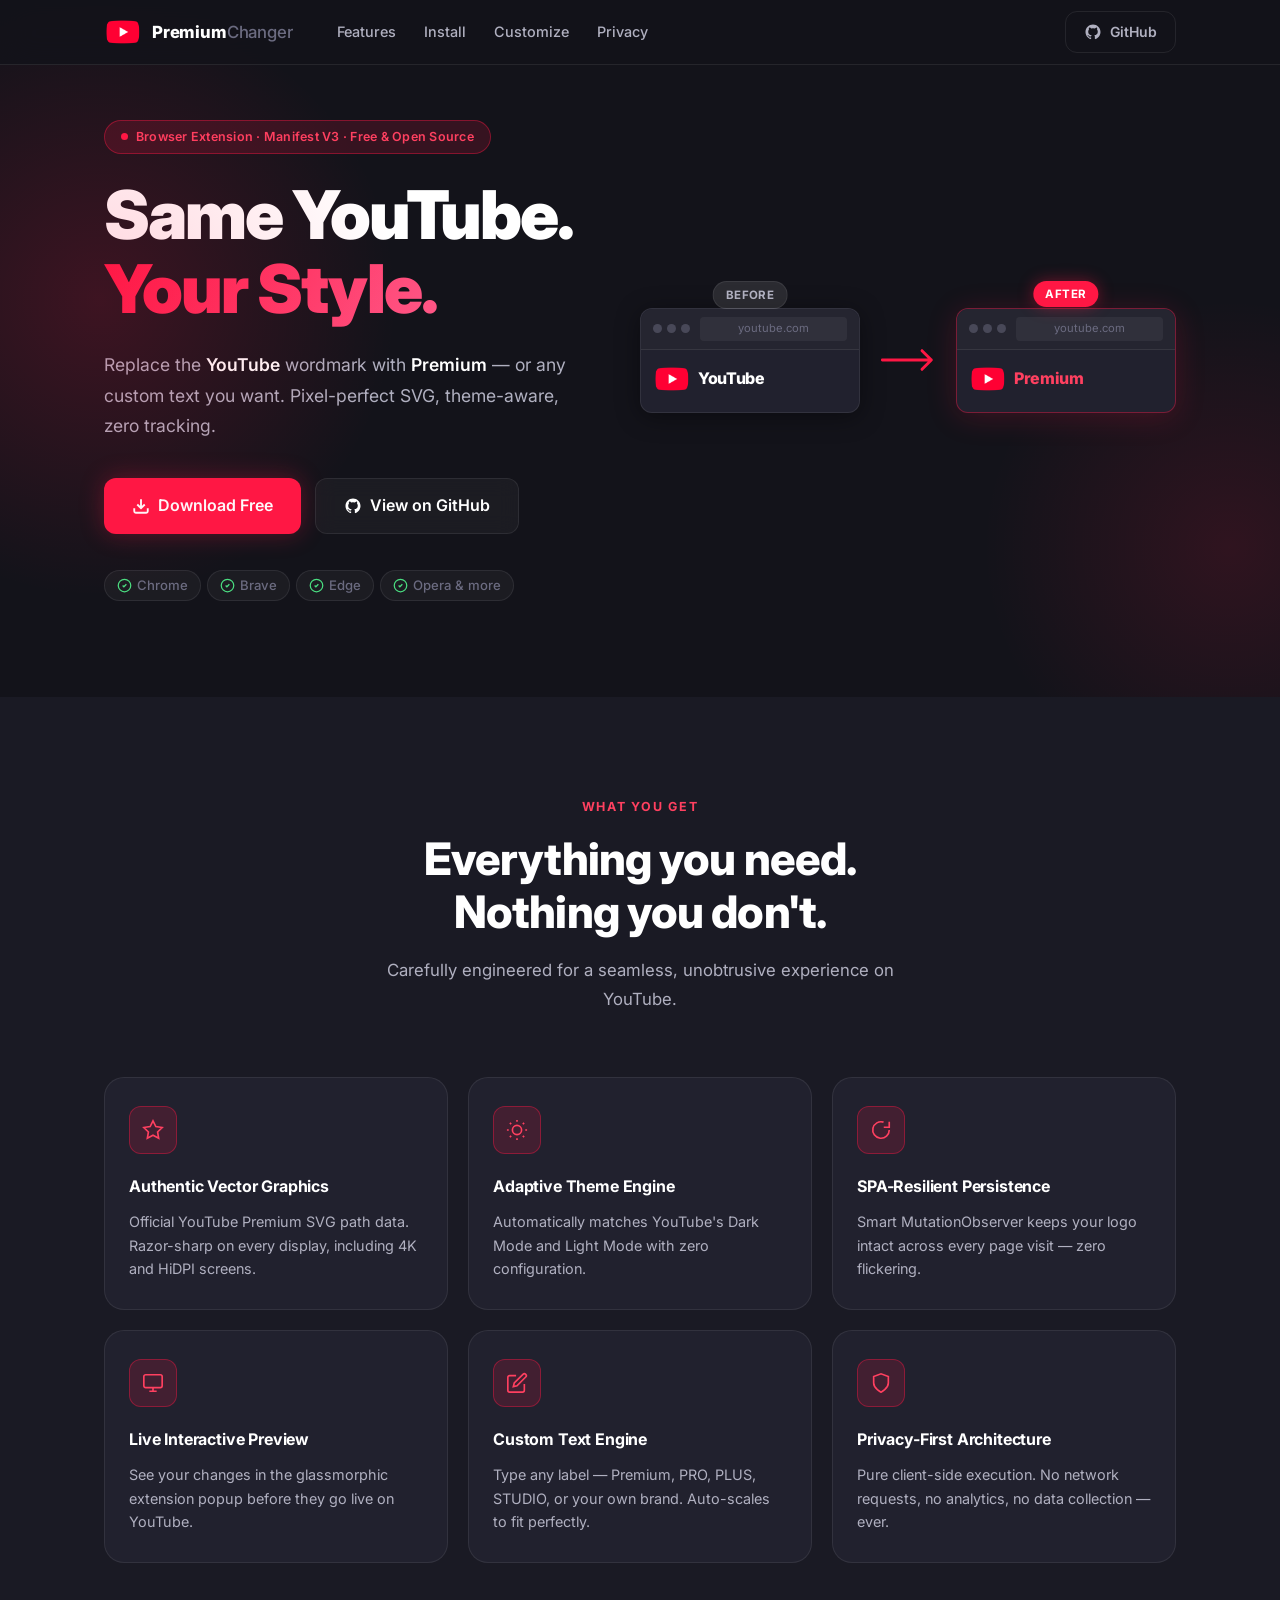
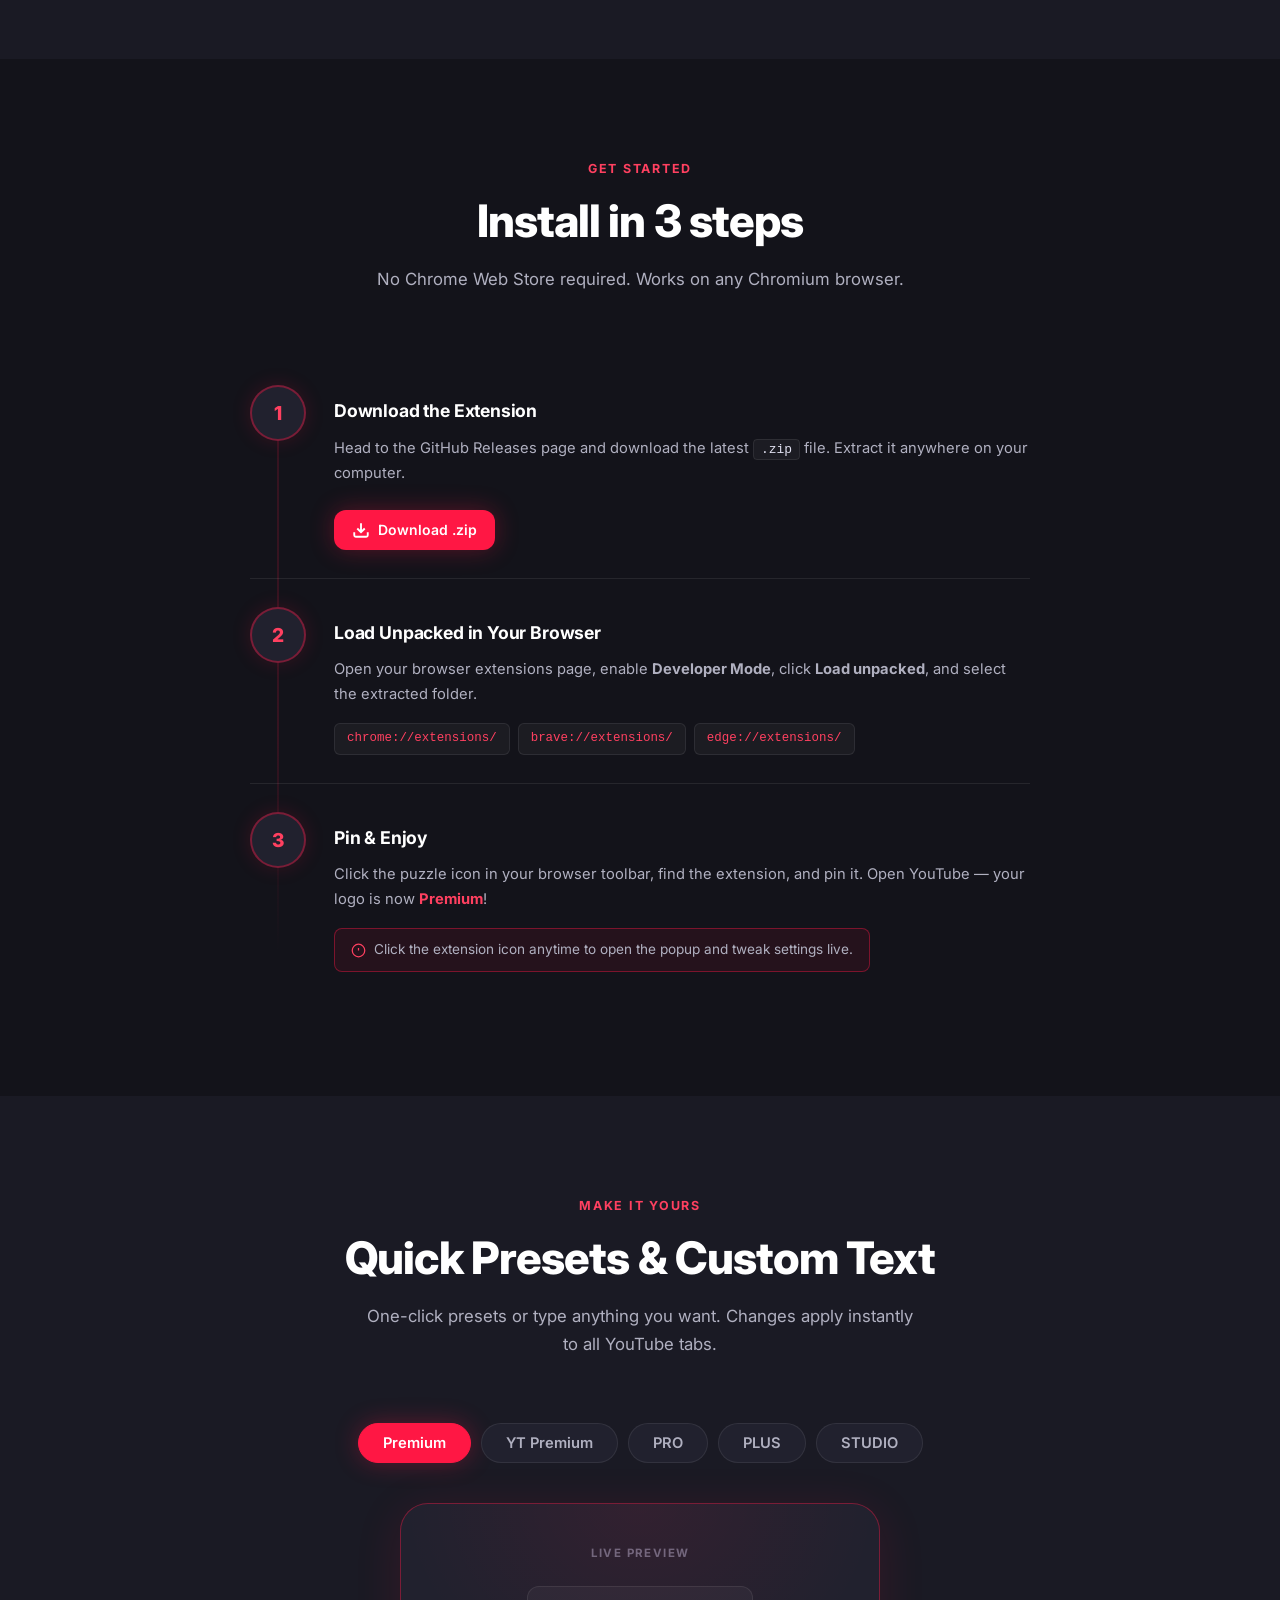
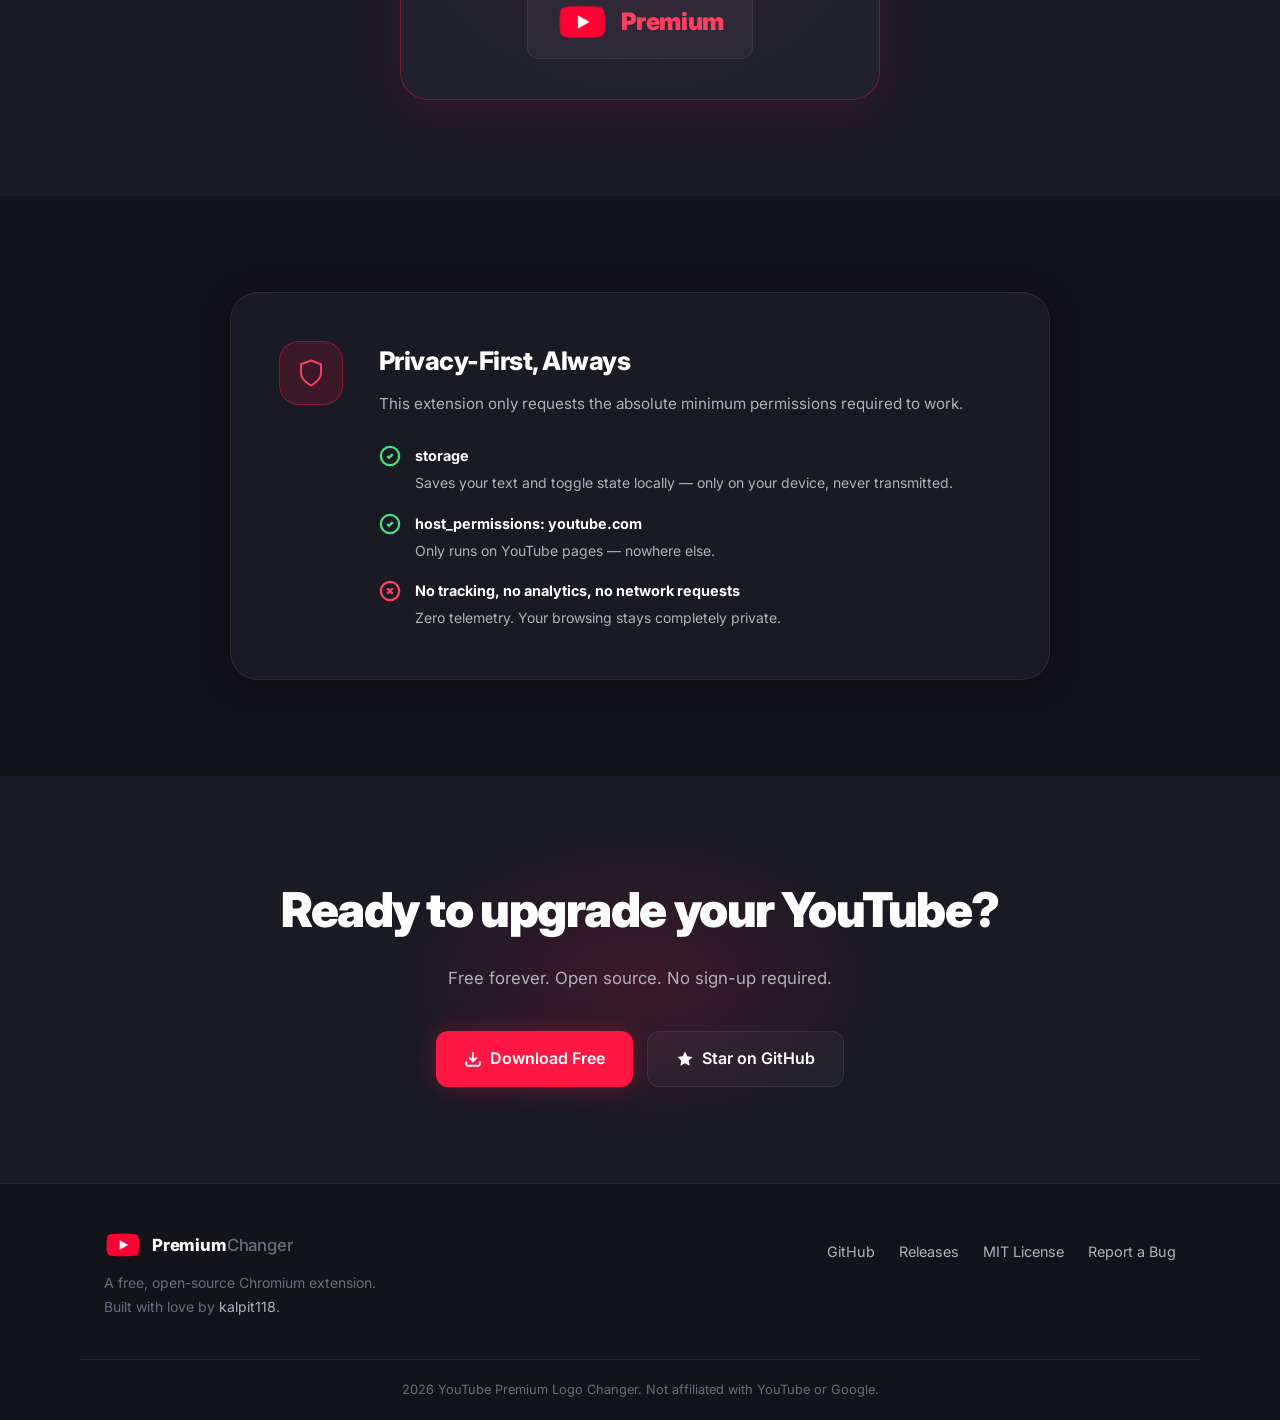
<file: index.html>
<!DOCTYPE html>
<html lang="en">
<head>
  <meta charset="UTF-8" />
  <meta name="viewport" content="width=device-width, initial-scale=1.0" />
  <title>YouTube Premium Logo Changer - Free Chrome Extension</title>
  <meta name="description" content="Replace the YouTube wordmark with 'Premium' or any custom text on YouTube.com. A free, open-source Chromium extension with dark/light theme support, live preview, and zero tracking." />
  <meta name="keywords" content="YouTube Premium logo changer, Chrome extension, YouTube wordmark replace, browser extension, Manifest V3, Chromium extension, YouTube customization" />
  <meta name="author" content="kalpit118" />
  <meta name="robots" content="index, follow" />
  <link rel="canonical" href="https://kalpit118.github.io/youtube-premium-logo-changer/" />
  <meta property="og:type" content="website" />
  <meta property="og:url" content="https://kalpit118.github.io/youtube-premium-logo-changer/" />
  <meta property="og:title" content="YouTube Premium Logo Changer - Free Chrome Extension" />
  <meta property="og:description" content="Replace the YouTube wordmark with 'Premium' or any custom text. Free, open-source Chromium extension with live preview and zero tracking." />
  <meta property="og:image" content="https://raw.githubusercontent.com/kalpit118/youtube-premium-logo-changer/main/assets/Banner.png" />
  <meta name="twitter:card" content="summary_large_image" />
  <meta name="twitter:title" content="YouTube Premium Logo Changer - Free Chrome Extension" />
  <meta name="twitter:description" content="Replace the YouTube wordmark with 'Premium' or any custom text. Free, open-source Chromium extension." />
  <meta name="twitter:image" content="https://raw.githubusercontent.com/kalpit118/youtube-premium-logo-changer/main/assets/Banner.png" />
  <script type="application/ld+json">{"@context":"https://schema.org","@type":"SoftwareApplication","name":"YouTube Premium Logo Changer","description":"A free, open-source Chromium browser extension that replaces the YouTube wordmark with Premium or any custom text.","applicationCategory":"BrowserApplication","operatingSystem":"Windows, macOS, Linux","offers":{"@type":"Offer","price":"0","priceCurrency":"USD"},"url":"https://github.com/kalpit118/youtube-premium-logo-changer","downloadUrl":"https://github.com/kalpit118/youtube-premium-logo-changer/releases/latest","author":{"@type":"Person","name":"kalpit118"},"license":"https://opensource.org/licenses/MIT"}</script>
  <link rel="icon" type="image/png" sizes="32x32" href="https://raw.githubusercontent.com/kalpit118/youtube-premium-logo-changer/main/assets/icon48.png" />
  <link rel="preconnect" href="https://fonts.googleapis.com" />
  <link rel="preconnect" href="https://fonts.gstatic.com" crossorigin />
  <link href="https://fonts.googleapis.com/css2?family=Inter:wght@300;400;500;600;700;800;900&display=swap" rel="stylesheet" />
  <link rel="stylesheet" href="style.css" />
</head>
<body>
  <header class="navbar" role="banner">
    <nav class="nav-container" aria-label="Main navigation">
      <a href="#hero" class="nav-logo" aria-label="YouTube Premium Logo Changer home">
        <img class="nav-yt-icon" src="yt_logo.png" alt="YouTube Logo" aria-hidden="true" />
        <span class="nav-brand">Premium<span class="nav-brand-dim">Changer</span></span>
      </a>
      <ul class="nav-links" role="list">
        <li><a href="#features" class="nav-link">Features</a></li>
        <li><a href="#install" class="nav-link">Install</a></li>
        <li><a href="#customize" class="nav-link">Customize</a></li>
        <li><a href="#privacy" class="nav-link">Privacy</a></li>
      </ul>
      <a id="nav-github-btn" href="https://github.com/kalpit118/youtube-premium-logo-changer" class="btn btn-outline btn-sm" target="_blank" rel="noopener noreferrer">
        <svg class="icon" viewBox="0 0 24 24" fill="currentColor" aria-hidden="true"><path d="M12 2C6.477 2 2 6.477 2 12c0 4.418 2.865 8.166 6.839 9.489.5.092.682-.217.682-.482 0-.237-.009-.868-.013-1.703-2.782.605-3.369-1.342-3.369-1.342-.454-1.155-1.11-1.462-1.11-1.462-.908-.62.069-.608.069-.608 1.003.07 1.531 1.03 1.531 1.03.892 1.529 2.341 1.088 2.91.832.092-.647.35-1.088.636-1.338-2.22-.253-4.555-1.11-4.555-4.943 0-1.091.39-1.984 1.029-2.683-.103-.253-.446-1.27.098-2.647 0 0 .84-.269 2.75 1.025A9.578 9.578 0 0 1 12 6.836a9.59 9.59 0 0 1 2.504.337c1.909-1.294 2.747-1.025 2.747-1.025.546 1.377.203 2.394.1 2.647.64.699 1.028 1.592 1.028 2.683 0 3.842-2.339 4.687-4.566 4.935.359.309.678.919.678 1.852 0 1.336-.012 2.415-.012 2.743 0 .267.18.578.688.48C19.138 20.163 22 16.418 22 12c0-5.523-4.477-10-10-10z"/></svg>
        GitHub
      </a>
      <button class="nav-mobile-toggle" id="nav-mobile-toggle" aria-label="Toggle mobile menu" aria-expanded="false">
        <span></span><span></span><span></span>
      </button>
    </nav>
    <div class="nav-mobile-menu" id="nav-mobile-menu" aria-hidden="true">
      <a href="#features" class="mobile-link">Features</a>
      <a href="#install" class="mobile-link">Install</a>
      <a href="#customize" class="mobile-link">Customize</a>
      <a href="#privacy" class="mobile-link">Privacy</a>
      <a href="https://github.com/kalpit118/youtube-premium-logo-changer" class="mobile-link mobile-github" target="_blank" rel="noopener noreferrer">GitHub</a>
    </div>
  </header>

  <main>
    <section id="hero" class="hero" aria-labelledby="hero-heading">
      <div class="hero-glow-left" aria-hidden="true"></div>
      <div class="hero-glow-right" aria-hidden="true"></div>
      <div class="hero-inner">
        <div class="hero-content">
          <div class="hero-badge">
            <span class="badge-dot" aria-hidden="true"></span>
            Browser Extension &middot; Manifest V3 &middot; Free &amp; Open Source
          </div>
          <h1 id="hero-heading" class="hero-title">
            Same YouTube.<br/>
            <span class="gradient-text">Your Style.</span>
          </h1>
          <p class="hero-subtitle">
            Replace the <strong>YouTube</strong> wordmark with <strong class="text-accent">Premium</strong> &mdash; or any custom text you want. Pixel-perfect SVG, theme-aware, zero tracking.
          </p>
          <div class="hero-cta-group">
            <a id="hero-download-btn" href="https://github.com/kalpit118/youtube-premium-logo-changer/releases/latest" class="btn btn-primary btn-lg" target="_blank" rel="noopener noreferrer">
              <svg class="icon" viewBox="0 0 24 24" fill="none" stroke="currentColor" stroke-width="2.5" aria-hidden="true"><path d="M21 15v4a2 2 0 0 1-2 2H5a2 2 0 0 1-2-2v-4M7 10l5 5 5-5M12 15V3"/></svg>
              Download Free
            </a>
            <a id="hero-github-btn" href="https://github.com/kalpit118/youtube-premium-logo-changer" class="btn btn-ghost btn-lg" target="_blank" rel="noopener noreferrer">
              <svg class="icon" viewBox="0 0 24 24" fill="currentColor" aria-hidden="true"><path d="M12 2C6.477 2 2 6.477 2 12c0 4.418 2.865 8.166 6.839 9.489.5.092.682-.217.682-.482 0-.237-.009-.868-.013-1.703-2.782.605-3.369-1.342-3.369-1.342-.454-1.155-1.11-1.462-1.11-1.462-.908-.62.069-.608.069-.608 1.003.07 1.531 1.03 1.531 1.03.892 1.529 2.341 1.088 2.91.832.092-.647.35-1.088.636-1.338-2.22-.253-4.555-1.11-4.555-4.943 0-1.091.39-1.984 1.029-2.683-.103-.253-.446-1.27.098-2.647 0 0 .84-.269 2.75 1.025A9.578 9.578 0 0 1 12 6.836a9.59 9.59 0 0 1 2.504.337c1.909-1.294 2.747-1.025 2.747-1.025.546 1.377.203 2.394.1 2.647.64.699 1.028 1.592 1.028 2.683 0 3.842-2.339 4.687-4.566 4.935.359.309.678.919.678 1.852 0 1.336-.012 2.415-.012 2.743 0 .267.18.578.688.48C19.138 20.163 22 16.418 22 12c0-5.523-4.477-10-10-10z"/></svg>
              View on GitHub
            </a>
          </div>
          <div class="hero-meta">
            <span class="meta-item"><svg class="icon-sm" viewBox="0 0 24 24" fill="none" stroke="currentColor" stroke-width="2" aria-hidden="true"><circle cx="12" cy="12" r="10"/><path d="m9 12 2 2 4-4"/></svg>Chrome</span>
            <span class="meta-item"><svg class="icon-sm" viewBox="0 0 24 24" fill="none" stroke="currentColor" stroke-width="2" aria-hidden="true"><circle cx="12" cy="12" r="10"/><path d="m9 12 2 2 4-4"/></svg>Brave</span>
            <span class="meta-item"><svg class="icon-sm" viewBox="0 0 24 24" fill="none" stroke="currentColor" stroke-width="2" aria-hidden="true"><circle cx="12" cy="12" r="10"/><path d="m9 12 2 2 4-4"/></svg>Edge</span>
            <span class="meta-item"><svg class="icon-sm" viewBox="0 0 24 24" fill="none" stroke="currentColor" stroke-width="2" aria-hidden="true"><circle cx="12" cy="12" r="10"/><path d="m9 12 2 2 4-4"/></svg>Opera &amp; more</span>
          </div>
        </div>
        <div class="hero-mockup" aria-label="Before and after demonstration">
          <div class="mockup-browser mockup-before">
            <div class="browser-chrome">
              <div class="browser-dots" aria-hidden="true"><span></span><span></span><span></span></div>
              <div class="browser-bar" aria-hidden="true">youtube.com</div>
            </div>
            <div class="browser-content">
              <div class="yt-header">
                <div class="yt-logo-wrap">
                  <img class="yt-play-icon" src="yt_logo.png" alt="YouTube Logo" aria-hidden="true" />
                  <span class="yt-wordmark yt-wordmark-before">YouTube</span>
                </div>
              </div>
            </div>
            <div class="mockup-tag mockup-tag-before">Before</div>
          </div>
          <div class="mockup-arrow" aria-hidden="true">
            <svg viewBox="0 0 48 24" fill="none"><path d="M2 12 H44 M36 4 L44 12 L36 20" stroke="#FF1744" stroke-width="2.5" stroke-linecap="round" stroke-linejoin="round"/></svg>
          </div>
          <div class="mockup-browser mockup-after">
            <div class="browser-chrome">
              <div class="browser-dots" aria-hidden="true"><span></span><span></span><span></span></div>
              <div class="browser-bar" aria-hidden="true">youtube.com</div>
            </div>
            <div class="browser-content">
              <div class="yt-header">
                <div class="yt-logo-wrap">
                  <img class="yt-play-icon" src="yt_logo.png" alt="YouTube Logo" aria-hidden="true" />
                  <span class="yt-wordmark yt-wordmark-after">Premium</span>
                </div>
              </div>
            </div>
            <div class="mockup-tag mockup-tag-after">After</div>
          </div>
        </div>
      </div>
    </section>

    <section id="features" class="section features-section" aria-labelledby="features-heading">
      <div class="container">
        <div class="section-header">
          <p class="section-label">What you get</p>
          <h2 id="features-heading" class="section-title">Everything you need.<br/>Nothing you don't.</h2>
          <p class="section-subtitle">Carefully engineered for a seamless, unobtrusive experience on YouTube.</p>
        </div>
        <ul class="features-grid" role="list">
          <li class="feature-card">
            <div class="feature-icon-wrap" aria-hidden="true"><svg class="feature-icon" viewBox="0 0 24 24" fill="none" stroke="currentColor" stroke-width="1.8"><path d="M12 2l3.09 6.26L22 9.27l-5 4.87 1.18 6.88L12 17.77l-6.18 3.25L7 14.14 2 9.27l6.91-1.01L12 2z"/></svg></div>
            <h3 class="feature-title">Authentic Vector Graphics</h3>
            <p class="feature-desc">Official YouTube Premium SVG path data. Razor-sharp on every display, including 4K and HiDPI screens.</p>
          </li>
          <li class="feature-card">
            <div class="feature-icon-wrap" aria-hidden="true"><svg class="feature-icon" viewBox="0 0 24 24" fill="none" stroke="currentColor" stroke-width="1.8"><circle cx="12" cy="12" r="5"/><path d="M12 1v2M12 21v2M4.22 4.22l1.42 1.42M18.36 18.36l1.42 1.42M1 12h2M21 12h2M4.22 19.78l1.42-1.42M18.36 5.64l1.42-1.42"/></svg></div>
            <h3 class="feature-title">Adaptive Theme Engine</h3>
            <p class="feature-desc">Automatically matches YouTube's Dark Mode and Light Mode with zero configuration.</p>
          </li>
          <li class="feature-card">
            <div class="feature-icon-wrap" aria-hidden="true"><svg class="feature-icon" viewBox="0 0 24 24" fill="none" stroke="currentColor" stroke-width="1.8"><path d="M21 12a9 9 0 1 1-6.219-8.56M21 3v6h-6"/></svg></div>
            <h3 class="feature-title">SPA-Resilient Persistence</h3>
            <p class="feature-desc">Smart MutationObserver keeps your logo intact across every page visit &mdash; zero flickering.</p>
          </li>
          <li class="feature-card">
            <div class="feature-icon-wrap" aria-hidden="true"><svg class="feature-icon" viewBox="0 0 24 24" fill="none" stroke="currentColor" stroke-width="1.8"><rect x="2" y="3" width="20" height="14" rx="2"/><path d="M8 21h8M12 17v4"/></svg></div>
            <h3 class="feature-title">Live Interactive Preview</h3>
            <p class="feature-desc">See your changes in the glassmorphic extension popup before they go live on YouTube.</p>
          </li>
          <li class="feature-card">
            <div class="feature-icon-wrap" aria-hidden="true"><svg class="feature-icon" viewBox="0 0 24 24" fill="none" stroke="currentColor" stroke-width="1.8"><path d="M11 4H4a2 2 0 0 0-2 2v14a2 2 0 0 0 2 2h14a2 2 0 0 0 2-2v-7"/><path d="M18.5 2.5a2.121 2.121 0 0 1 3 3L12 15l-4 1 1-4 9.5-9.5z"/></svg></div>
            <h3 class="feature-title">Custom Text Engine</h3>
            <p class="feature-desc">Type any label &mdash; Premium, PRO, PLUS, STUDIO, or your own brand. Auto-scales to fit perfectly.</p>
          </li>
          <li class="feature-card">
            <div class="feature-icon-wrap" aria-hidden="true"><svg class="feature-icon" viewBox="0 0 24 24" fill="none" stroke="currentColor" stroke-width="1.8"><path d="M12 22s8-4 8-10V5l-8-3-8 3v7c0 6 8 10 8 10z"/></svg></div>
            <h3 class="feature-title">Privacy-First Architecture</h3>
            <p class="feature-desc">Pure client-side execution. No network requests, no analytics, no data collection &mdash; ever.</p>
          </li>
        </ul>
      </div>
    </section>

    <section id="install" class="section install-section" aria-labelledby="install-heading">
      <div class="container">
        <div class="section-header">
          <p class="section-label">Get started</p>
          <h2 id="install-heading" class="section-title">Install in 3 steps</h2>
          <p class="section-subtitle">No Chrome Web Store required. Works on any Chromium browser.</p>
        </div>
        <ol class="steps-list">
          <li class="step-card">
            <div class="step-number" aria-hidden="true">1</div>
            <div class="step-content">
              <h3 class="step-title">Download the Extension</h3>
              <p class="step-desc">Head to the GitHub Releases page and download the latest <code>.zip</code> file. Extract it anywhere on your computer.</p>
              <a id="step1-download-btn" href="https://github.com/kalpit118/youtube-premium-logo-changer/releases/latest" class="btn btn-primary btn-sm step-btn" target="_blank" rel="noopener noreferrer">
                <svg class="icon" viewBox="0 0 24 24" fill="none" stroke="currentColor" stroke-width="2.5" aria-hidden="true"><path d="M21 15v4a2 2 0 0 1-2 2H5a2 2 0 0 1-2-2v-4M7 10l5 5 5-5M12 15V3"/></svg>
                Download .zip
              </a>
            </div>
          </li>
          <li class="step-card">
            <div class="step-number" aria-hidden="true">2</div>
            <div class="step-content">
              <h3 class="step-title">Load Unpacked in Your Browser</h3>
              <p class="step-desc">Open your browser extensions page, enable <strong>Developer Mode</strong>, click <strong>Load unpacked</strong>, and select the extracted folder.</p>
              <div class="browser-tabs">
                <span class="browser-tab">chrome://extensions/</span>
                <span class="browser-tab">brave://extensions/</span>
                <span class="browser-tab">edge://extensions/</span>
              </div>
            </div>
          </li>
          <li class="step-card">
            <div class="step-number" aria-hidden="true">3</div>
            <div class="step-content">
              <h3 class="step-title">Pin &amp; Enjoy</h3>
              <p class="step-desc">Click the puzzle icon in your browser toolbar, find the extension, and pin it. Open YouTube &mdash; your logo is now <strong class="text-accent">Premium</strong>!</p>
              <div class="step-tip">
                <svg class="icon-sm" viewBox="0 0 24 24" fill="none" stroke="currentColor" stroke-width="2" aria-hidden="true"><circle cx="12" cy="12" r="10"/><path d="M12 8v4M12 16h.01"/></svg>
                Click the extension icon anytime to open the popup and tweak settings live.
              </div>
            </div>
          </li>
        </ol>
      </div>
    </section>

    <section id="customize" class="section customize-section" aria-labelledby="customize-heading">
      <div class="container">
        <div class="section-header">
          <p class="section-label">Make it yours</p>
          <h2 id="customize-heading" class="section-title">Quick Presets &amp; Custom Text</h2>
          <p class="section-subtitle">One-click presets or type anything you want. Changes apply instantly to all YouTube tabs.</p>
        </div>
        <div class="presets-showcase">
          <button class="preset-pill preset-active" id="preset-premium" aria-pressed="true">Premium</button>
          <button class="preset-pill" id="preset-yt-premium" aria-pressed="false">YT Premium</button>
          <button class="preset-pill" id="preset-pro" aria-pressed="false">PRO</button>
          <button class="preset-pill" id="preset-plus" aria-pressed="false">PLUS</button>
          <button class="preset-pill" id="preset-studio" aria-pressed="false">STUDIO</button>
        </div>
        <div class="customize-preview" aria-live="polite">
          <div class="preview-label-text" aria-hidden="true">Live Preview</div>
          <div class="preview-logo-display">
            <img class="preview-yt-icon" src="yt_logo.png" alt="YouTube Logo" aria-hidden="true" />
            <span class="preview-text" id="preview-text">Premium</span>
          </div>
        </div>
      </div>
    </section>

    <section id="privacy" class="section privacy-section" aria-labelledby="privacy-heading">
      <div class="container">
        <div class="privacy-card">
          <div class="privacy-icon-wrap" aria-hidden="true">
            <svg class="privacy-icon" viewBox="0 0 24 24" fill="none" stroke="currentColor" stroke-width="1.5"><path d="M12 22s8-4 8-10V5l-8-3-8 3v7c0 6 8 10 8 10z"/></svg>
          </div>
          <div class="privacy-content">
            <h2 id="privacy-heading" class="privacy-title">Privacy-First, Always</h2>
            <p class="privacy-desc">This extension only requests the absolute minimum permissions required to work.</p>
            <ul class="permissions-list" role="list">
              <li class="perm-item">
                <svg class="perm-check" viewBox="0 0 24 24" fill="none" stroke="currentColor" stroke-width="2.5" aria-hidden="true"><path d="m9 12 2 2 4-4"/><circle cx="12" cy="12" r="10"/></svg>
                <div><strong>storage</strong><span>Saves your text and toggle state locally &mdash; only on your device, never transmitted.</span></div>
              </li>
              <li class="perm-item">
                <svg class="perm-check" viewBox="0 0 24 24" fill="none" stroke="currentColor" stroke-width="2.5" aria-hidden="true"><path d="m9 12 2 2 4-4"/><circle cx="12" cy="12" r="10"/></svg>
                <div><strong>host_permissions: youtube.com</strong><span>Only runs on YouTube pages &mdash; nowhere else.</span></div>
              </li>
              <li class="perm-item">
                <svg class="perm-check perm-cross" viewBox="0 0 24 24" fill="none" stroke="currentColor" stroke-width="2.5" aria-hidden="true"><path d="m15 9-6 6M9 9l6 6"/><circle cx="12" cy="12" r="10"/></svg>
                <div><strong>No tracking, no analytics, no network requests</strong><span>Zero telemetry. Your browsing stays completely private.</span></div>
              </li>
            </ul>
          </div>
        </div>
      </div>
    </section>

    <section class="section cta-section" aria-labelledby="cta-heading">
      <div class="container cta-container">
        <div class="cta-glow" aria-hidden="true"></div>
        <h2 id="cta-heading" class="cta-title">Ready to upgrade your YouTube?</h2>
        <p class="cta-subtitle">Free forever. Open source. No sign-up required.</p>
        <div class="cta-buttons">
          <a id="cta-download-btn" href="https://github.com/kalpit118/youtube-premium-logo-changer/releases/latest" class="btn btn-primary btn-lg" target="_blank" rel="noopener noreferrer">
            <svg class="icon" viewBox="0 0 24 24" fill="none" stroke="currentColor" stroke-width="2.5" aria-hidden="true"><path d="M21 15v4a2 2 0 0 1-2 2H5a2 2 0 0 1-2-2v-4M7 10l5 5 5-5M12 15V3"/></svg>
            Download Free
          </a>
          <a id="cta-star-btn" href="https://github.com/kalpit118/youtube-premium-logo-changer/stargazers" class="btn btn-ghost btn-lg" target="_blank" rel="noopener noreferrer">
            <svg class="icon" viewBox="0 0 24 24" fill="currentColor" aria-hidden="true"><path d="M12 2l3.09 6.26L22 9.27l-5 4.87 1.18 6.88L12 17.77l-6.18 3.25L7 14.14 2 9.27l6.91-1.01L12 2z"/></svg>
            Star on GitHub
          </a>
        </div>
      </div>
    </section>
  </main>

  <footer class="footer" role="contentinfo">
    <div class="footer-container">
      <div class="footer-brand">
        <a href="#hero" class="nav-logo footer-logo" aria-label="Back to top">
          <img class="nav-yt-icon" src="yt_logo.png" alt="YouTube Logo" aria-hidden="true" />
          <span class="nav-brand">Premium<span class="nav-brand-dim">Changer</span></span>
        </a>
        <p class="footer-tagline">A free, open-source Chromium extension.<br/>Built with love by <a href="https://github.com/kalpit118" target="_blank" rel="noopener noreferrer" class="footer-link">kalpit118</a>.</p>
      </div>
      <nav class="footer-links" aria-label="Footer navigation">
        <a href="https://github.com/kalpit118/youtube-premium-logo-changer" target="_blank" rel="noopener noreferrer" class="footer-link">GitHub</a>
        <a href="https://github.com/kalpit118/youtube-premium-logo-changer/releases" target="_blank" rel="noopener noreferrer" class="footer-link">Releases</a>
        <a href="https://github.com/kalpit118/youtube-premium-logo-changer/blob/main/LICENSE" target="_blank" rel="noopener noreferrer" class="footer-link">MIT License</a>
        <a href="https://github.com/kalpit118/youtube-premium-logo-changer/issues" target="_blank" rel="noopener noreferrer" class="footer-link">Report a Bug</a>
      </nav>
    </div>
    <div class="footer-bottom">
      <p>2026 YouTube Premium Logo Changer. Not affiliated with YouTube or Google.</p>
    </div>
  </footer>

  <script src="script.js"></script>
</body>
</html>
</file>
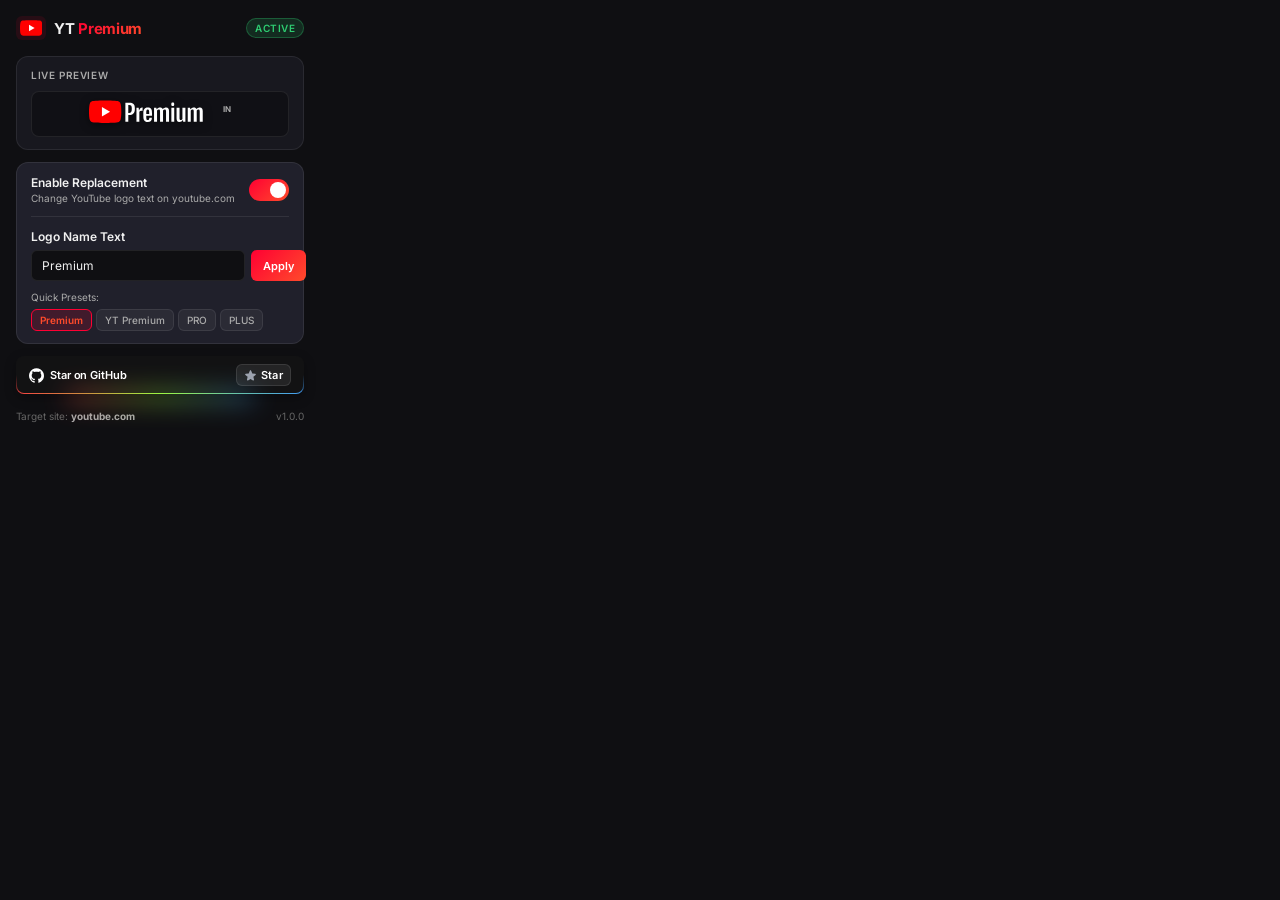
<file: popup.html>
<!DOCTYPE html>
<html lang="en">
<head>
  <meta charset="UTF-8">
  <meta name="viewport" content="width=device-width, initial-scale=1.0">
  <title>YouTube Premium Logo Changer</title>
  <link rel="stylesheet" href="popup.css">
  <link href="https://fonts.googleapis.com/css2?family=Inter:wght@400;500;600;700&display=swap" rel="stylesheet">
</head>
<body>
  <div class="popup-container">
    <!-- Header -->
    <header class="header">
      <div class="brand">
        <div class="logo-icon-wrap">
          <svg viewBox="0 0 28 20" width="22" height="16">
            <path fill="#FF0000" d="M27.97 3.12C27.64 1.89 26.68 0.93 25.45 0.60C23.22 0 14.3 0 14.3 0C14.3 0 5.39 0 3.16 0.60C1.93 0.93 0.97 1.89 0.64 3.12C0 5.35 0 10 0 10C0 10 0 14.65 0.64 16.88C0.97 18.11 1.93 19.07 3.16 19.40C5.39 20 14.3 20 14.3 20C14.3 20 23.22 20 25.45 19.40C26.68 19.07 27.64 18.11 27.97 16.88C28.61 14.65 28.61 10 28.61 10C28.61 10 28.61 5.35 27.97 3.12Z"/>
            <polygon fill="#FFFFFF" points="11.42,14.28 18.63,10 11.42,5.71"/>
          </svg>
        </div>
        <span class="brand-name">YT <span class="accent">Premium</span></span>
      </div>
      <div class="status-badge" id="statusBadge">Active</div>
    </header>

    <!-- Main Content -->
    <main class="content">
      <!-- Live Preview Box -->
      <div class="card preview-card">
        <div class="card-label">Live Preview</div>
        <div class="logo-preview-box">
          <svg viewBox="0 0 115 24" width="130" height="28" class="preview-svg">
            <!-- Play Icon -->
            <g>
              <path fill="#FF0000" d="M27.97 3.12C27.64 1.89 26.68 0.93 25.45 0.60C23.22 0 14.3 0 14.3 0C14.3 0 5.39 0 3.16 0.60C1.93 0.93 0.97 1.89 0.64 3.12C0 5.35 0 10 0 10C0 10 0 14.65 0.64 16.88C0.97 18.11 1.93 19.07 3.16 19.40C5.39 20 14.3 20 14.3 20C14.3 20 23.22 20 25.45 19.40C26.68 19.07 27.64 18.11 27.97 16.88C28.61 14.65 28.61 10 28.61 10C28.61 10 28.61 5.35 27.97 3.12Z"/>
              <polygon fill="#FFFFFF" points="11.42,14.28 18.63,10 11.42,5.71"/>
            </g>
            <!-- Preview Text Group -->
            <g id="previewTextGroup" fill="#FFFFFF"></g>
          </svg>
          <span class="country-preview">IN</span>
        </div>
      </div>

      <!-- Controls -->
      <div class="card">
        <!-- Toggle Switch -->
        <div class="control-row">
          <div class="control-info">
            <span class="control-title">Enable Replacement</span>
            <span class="control-desc">Change YouTube logo text on youtube.com</span>
          </div>
          <label class="toggle-switch">
            <input type="checkbox" id="toggleEnabled" checked>
            <span class="slider"></span>
          </label>
        </div>

        <hr class="divider">

        <!-- Custom Text Input -->
        <div class="control-group">
          <label for="customTextInput" class="control-title">Logo Name Text</label>
          <div class="input-wrapper">
            <input type="text" id="customTextInput" value="Premium" placeholder="Enter custom text...">
            <button id="btnSave" class="btn-primary">Apply</button>
          </div>
        </div>

        <!-- Quick Presets -->
        <div class="presets-group">
          <span class="presets-label">Quick Presets:</span>
          <div class="presets-buttons">
            <button class="preset-btn active" data-preset="Premium">Premium</button>
            <button class="preset-btn" data-preset="YouTube Premium">YT Premium</button>
            <button class="preset-btn" data-preset="PRO">PRO</button>
            <button class="preset-btn" data-preset="PLUS">PLUS</button>
          </div>
        </div>
      </div>

      <!-- Rainbow Star on GitHub Button -->
      <a
        href="https://github.com/kalpit118/youtube-premium-logo-changer"
        target="_blank"
        rel="noopener noreferrer"
        class="rainbow-star-btn"
        id="starGithubBtn"
        title="Star on GitHub"
      >
        <div class="star-btn-inner">
          <div class="star-btn-left">
            <svg class="github-icon" viewBox="0 0 438.549 438.549">
              <path
                d="M409.132 114.573c-19.608-33.596-46.205-60.194-79.798-79.8-33.598-19.607-70.277-29.408-110.063-29.408-39.781 0-76.472 9.804-110.063 29.408-33.596 19.605-60.192 46.204-79.8 79.8C9.803 148.168 0 184.854 0 224.63c0 47.78 13.94 90.745 41.827 128.906 27.884 38.164 63.906 64.572 108.063 79.227 5.14.954 8.945.283 11.419-1.996 2.475-2.282 3.711-5.14 3.711-8.562 0-.571-.049-5.708-.144-15.417a2549.81 2549.81 0 01-.144-25.406l-6.567 1.136c-4.187.767-9.469 1.092-15.846 1-6.374-.089-12.991-.757-19.842-1.999-6.854-1.231-13.229-4.086-19.13-8.559-5.898-4.473-10.085-10.328-12.56-17.556l-2.855-6.57c-1.903-4.374-4.899-9.233-8.992-14.559-4.093-5.331-8.232-8.945-12.419-10.848l-1.999-1.431c-1.332-.951-2.568-2.098-3.711-3.429-1.142-1.331-1.997-2.663-2.568-3.997-.572-1.335-.098-2.43 1.427-3.289 1.525-.859 4.281-1.276 8.28-1.276l5.708.853c3.807.763 8.516 3.042 14.133 6.851 5.614 3.806 10.229 8.754 13.846 14.842 4.38 7.806 9.657 13.754 15.846 17.847 6.184 4.093 12.419 6.136 18.699 6.136 6.28 0 11.704-.476 16.274-1.423 4.565-.952 8.848-2.383 12.847-4.285 1.713-12.758 6.377-22.559 13.988-29.41-10.848-1.14-20.601-2.857-29.264-5.14-8.658-2.286-17.605-5.996-26.835-11.14-9.235-5.137-16.896-11.516-22.985-19.126-6.09-7.614-11.088-17.61-14.987-29.979-3.901-12.374-5.852-26.648-5.852-42.826 0-23.035 7.52-42.637 22.557-58.817-7.044-17.318-6.379-36.732 1.997-58.24 5.52-1.715 13.706-.428 24.554 3.853 10.85 4.283 18.794 7.952 23.84 10.994 5.046 3.041 9.089 5.618 12.135 7.708 17.705-4.947 35.976-7.421 54.818-7.421s37.117 2.474 54.823 7.421l10.849-6.849c7.419-4.57 16.18-8.758 26.262-12.565 10.088-3.805 17.802-4.853 23.134-3.138 8.562 21.509 9.325 40.922 2.279 58.24 15.036 16.18 22.559 35.787 22.559 58.817 0 16.178-1.958 30.497-5.853 42.966-3.9 12.471-8.941 22.457-15.125 29.979-6.191 7.521-13.901 13.85-23.131 18.986-9.232 5.14-18.182 8.85-26.84 11.136-8.662 2.286-18.415 4.004-29.263 5.146 9.894 8.562 14.842 22.077 14.842 40.539v60.237c0 3.422 1.19 6.279 3.572 8.562 2.379 2.279 6.136 2.95 11.276 1.995 44.163-14.653 80.185-41.062 108.068-79.226 27.88-38.161 41.825-81.126 41.825-128.906-.01-39.771-9.818-76.454-29.414-110.049z"
                fill="#FFFFFF"
              ></path>
            </svg>
            <span class="star-btn-title">Star on GitHub</span>
          </div>
          <div class="star-btn-right">
            <svg
              class="star-icon"
              viewBox="0 0 24 24"
              xmlns="http://www.w3.org/2000/svg"
            >
              <path
                clip-rule="evenodd"
                d="M10.788 3.21c.448-1.077 1.976-1.077 2.424 0l2.082 5.006 5.404.434c1.164.093 1.636 1.545.749 2.305l-4.117 3.527 1.257 5.273c.271 1.136-.964 2.033-1.96 1.425L12 18.354 7.373 21.18c-.996.608-2.231-.29-1.96-1.425l1.257-5.273-4.117-3.527c-.887-.76-.415-2.212.749-2.305l5.404-.434 2.082-5.005Z"
                fill-rule="evenodd"
              ></path>
            </svg>
            <span class="star-count-num" id="starCountNum">Star</span>
          </div>
        </div>
      </a>
    </main>

    <!-- Footer -->
    <footer class="footer">
      <span>Target site: <strong>youtube.com</strong></span>
      <span class="version">v1.0.0</span>
    </footer>
  </div>

  <script src="popup.js"></script>
</body>
</html>
</file>
<file: style.css>
/* ============================================================
   YouTube Premium Logo Changer – Website Stylesheet
   Color theme: deep charcoal bg, YouTube red accent, white text
   ============================================================ */

/* ---------- CSS Variables ---------- */
:root {
  --bg-base:       #13131a;
  --bg-surface:    #1a1a24;
  --bg-elevated:   #21212e;
  --bg-glass:      rgba(255,255,255,0.04);

  --accent:        #FF1744;
  --accent-soft:   #FF4060;
  --accent-dim:    rgba(255,23,68,0.15);
  --accent-glow:   rgba(255,23,68,0.35);

  --text-primary:  #FFFFFF;
  --text-secondary:#B0B0C0;
  --text-dim:      #6b6b80;

  --border:        rgba(255,255,255,0.08);
  --border-accent: rgba(255,23,68,0.4);

  --radius-sm:     8px;
  --radius-md:     12px;
  --radius-lg:     20px;
  --radius-xl:     28px;

  --shadow-card:   0 4px 24px rgba(0,0,0,0.4);
  --shadow-glow:   0 0 60px rgba(255,23,68,0.2);

  --font:          'Inter', -apple-system, BlinkMacSystemFont, sans-serif;

  --transition:    all 0.22s cubic-bezier(0.4, 0, 0.2, 1);
}

/* ---------- Reset & Base ---------- */
*, *::before, *::after { box-sizing: border-box; margin: 0; padding: 0; }

html { scroll-behavior: smooth; font-size: 16px; }

body {
  font-family: var(--font);
  background-color: var(--bg-base);
  color: var(--text-primary);
  line-height: 1.6;
  overflow-x: hidden;
  -webkit-font-smoothing: antialiased;
  -moz-osx-font-smoothing: grayscale;
}

img, svg { display: block; }

a { color: inherit; text-decoration: none; }

ul, ol { list-style: none; }

code {
  font-family: 'JetBrains Mono', 'Fira Code', 'Consolas', monospace;
  background: var(--bg-glass);
  border: 1px solid var(--border);
  border-radius: 4px;
  padding: 2px 7px;
  font-size: 0.88em;
  color: #e0e0f0;
}

/* ---------- Icons ---------- */
.icon    { width: 18px; height: 18px; flex-shrink: 0; }
.icon-sm { width: 15px; height: 15px; flex-shrink: 0; }

/* ---------- Gradient text ---------- */
.gradient-text {
  background: linear-gradient(120deg, #FF1744 0%, #FF6090 60%, #FF1744 100%);
  background-size: 200% auto;
  -webkit-background-clip: text;
  -webkit-text-fill-color: transparent;
  background-clip: text;
  animation: shimmer 4s linear infinite;
}

@keyframes shimmer {
  0%   { background-position: 0% center; }
  100% { background-position: 200% center; }
}

.text-accent { color: var(--accent-soft); font-weight: 700; }

/* ---------- Buttons ---------- */
.btn {
  display: inline-flex;
  align-items: center;
  gap: 8px;
  border: none;
  cursor: pointer;
  font-family: var(--font);
  font-weight: 600;
  border-radius: var(--radius-md);
  transition: var(--transition);
  white-space: nowrap;
  text-decoration: none;
}

.btn:focus-visible {
  outline: 2px solid var(--accent);
  outline-offset: 3px;
}

.btn-lg  { padding: 14px 28px; font-size: 1rem; }
.btn-sm  { padding: 9px 18px;  font-size: 0.875rem; }

.btn-primary {
  background: var(--accent);
  color: #fff;
  box-shadow: 0 0 24px rgba(255,23,68,0.3);
}
.btn-primary:hover {
  background: var(--accent-soft);
  box-shadow: 0 0 40px rgba(255,23,68,0.5);
  transform: translateY(-2px);
}
.btn-primary:active { transform: translateY(0); }

.btn-ghost {
  background: var(--bg-glass);
  color: var(--text-primary);
  border: 1px solid var(--border);
  backdrop-filter: blur(10px);
}
.btn-ghost:hover {
  background: rgba(255,255,255,0.08);
  border-color: rgba(255,255,255,0.2);
  transform: translateY(-2px);
}

.btn-outline {
  background: transparent;
  color: var(--text-secondary);
  border: 1px solid var(--border);
}
.btn-outline:hover {
  border-color: var(--accent);
  color: var(--text-primary);
}

/* ---------- Layout ---------- */
.container {
  max-width: 1120px;
  margin: 0 auto;
  padding: 0 24px;
}

.section {
  padding: 96px 0;
}

/* ---------- Section Header ---------- */
.section-header {
  text-align: center;
  margin-bottom: 64px;
}
.section-label {
  display: inline-block;
  font-size: 0.78rem;
  font-weight: 700;
  letter-spacing: 0.14em;
  text-transform: uppercase;
  color: var(--accent-soft);
  margin-bottom: 16px;
}
.section-title {
  font-size: clamp(2rem, 4vw, 2.8rem);
  font-weight: 800;
  line-height: 1.2;
  letter-spacing: -0.02em;
  margin-bottom: 16px;
}
.section-subtitle {
  font-size: 1.05rem;
  color: var(--text-secondary);
  max-width: 560px;
  margin: 0 auto;
  line-height: 1.7;
}

/* ========================================================
   NAVBAR
   ======================================================== */
.navbar {
  position: fixed;
  top: 0;
  left: 0;
  right: 0;
  z-index: 100;
  background: rgba(19,19,26,0.85);
  backdrop-filter: blur(16px);
  -webkit-backdrop-filter: blur(16px);
  border-bottom: 1px solid var(--border);
  transition: var(--transition);
}

.nav-container {
  max-width: 1120px;
  margin: 0 auto;
  padding: 0 24px;
  height: 64px;
  display: flex;
  align-items: center;
  gap: 32px;
}

.nav-logo {
  display: flex;
  align-items: center;
  gap: 10px;
  flex-shrink: 0;
}
.nav-yt-icon { width: auto; height: 26px; }
.nav-brand {
  font-size: 1.05rem;
  font-weight: 800;
  letter-spacing: -0.01em;
  color: var(--text-primary);
}
.nav-brand-dim { color: var(--text-dim); font-weight: 500; }

.nav-links {
  display: flex;
  align-items: center;
  gap: 4px;
  flex: 1;
}
.nav-link {
  font-size: 0.9rem;
  font-weight: 500;
  color: var(--text-secondary);
  padding: 6px 12px;
  border-radius: var(--radius-sm);
  transition: var(--transition);
}
.nav-link:hover { color: var(--text-primary); background: var(--bg-glass); }

/* Mobile toggle */
.nav-mobile-toggle {
  display: none;
  flex-direction: column;
  gap: 5px;
  background: none;
  border: none;
  cursor: pointer;
  padding: 6px;
  margin-left: auto;
}
.nav-mobile-toggle span {
  display: block;
  width: 22px;
  height: 2px;
  background: var(--text-secondary);
  border-radius: 2px;
  transition: var(--transition);
}
.nav-mobile-toggle.open span:nth-child(1) { transform: translateY(7px) rotate(45deg); }
.nav-mobile-toggle.open span:nth-child(2) { opacity: 0; }
.nav-mobile-toggle.open span:nth-child(3) { transform: translateY(-7px) rotate(-45deg); }

.nav-mobile-menu {
  display: none;
  flex-direction: column;
  border-top: 1px solid var(--border);
  background: var(--bg-surface);
}
.nav-mobile-menu.open { display: flex; }

.mobile-link {
  padding: 14px 24px;
  font-size: 0.95rem;
  font-weight: 500;
  color: var(--text-secondary);
  border-bottom: 1px solid var(--border);
  transition: var(--transition);
}
.mobile-link:hover { color: var(--text-primary); background: var(--bg-glass); }
.mobile-github { color: var(--accent-soft); font-weight: 600; }

/* ========================================================
   HERO
   ======================================================== */
.hero {
  position: relative;
  padding-top: 120px;
  padding-bottom: 96px;
  overflow: hidden;
}

.hero-glow-left {
  position: absolute;
  top: 0;
  left: -200px;
  width: 600px;
  height: 600px;
  background: radial-gradient(circle, rgba(255,23,68,0.18) 0%, transparent 70%);
  pointer-events: none;
  animation: float 8s ease-in-out infinite;
}
.hero-glow-right {
  position: absolute;
  bottom: -100px;
  right: -200px;
  width: 500px;
  height: 500px;
  background: radial-gradient(circle, rgba(255,23,68,0.12) 0%, transparent 70%);
  pointer-events: none;
  animation: float 10s ease-in-out infinite reverse;
}

@keyframes float {
  0%, 100% { transform: translateY(0); }
  50% { transform: translateY(-24px); }
}

.hero-inner {
  max-width: 1120px;
  margin: 0 auto;
  padding: 0 24px;
  display: flex;
  align-items: center;
  gap: 64px;
}

.hero-content {
  flex: 1;
  min-width: 0;
}

.hero-badge {
  display: inline-flex;
  align-items: center;
  gap: 8px;
  background: var(--accent-dim);
  border: 1px solid var(--border-accent);
  border-radius: 999px;
  padding: 6px 16px;
  font-size: 0.78rem;
  font-weight: 600;
  letter-spacing: 0.02em;
  color: var(--accent-soft);
  margin-bottom: 24px;
}
.badge-dot {
  width: 7px;
  height: 7px;
  background: var(--accent);
  border-radius: 50%;
  animation: pulse 2s ease-in-out infinite;
}
@keyframes pulse {
  0%, 100% { opacity: 1; transform: scale(1); }
  50% { opacity: 0.5; transform: scale(0.75); }
}

.hero-title {
  font-size: clamp(2.8rem, 5.5vw, 4.2rem);
  font-weight: 900;
  line-height: 1.1;
  letter-spacing: -0.03em;
  margin-bottom: 24px;
}

.hero-subtitle {
  font-size: 1.1rem;
  color: var(--text-secondary);
  line-height: 1.75;
  max-width: 500px;
  margin-bottom: 36px;
}
.hero-subtitle strong { color: var(--text-primary); font-weight: 600; }

.hero-cta-group {
  display: flex;
  flex-wrap: wrap;
  gap: 14px;
  margin-bottom: 36px;
}

.hero-meta {
  display: flex;
  flex-wrap: wrap;
  gap: 6px;
}
.meta-item {
  display: inline-flex;
  align-items: center;
  gap: 5px;
  font-size: 0.82rem;
  font-weight: 500;
  color: var(--text-dim);
  background: var(--bg-glass);
  border: 1px solid var(--border);
  border-radius: 999px;
  padding: 4px 12px;
}
.meta-item svg { color: #4ade80; }

/* ---- Hero Mockup ---- */
.hero-mockup {
  display: flex;
  align-items: center;
  gap: 20px;
  flex-shrink: 0;
}

.mockup-browser {
  background: var(--bg-elevated);
  border: 1px solid var(--border);
  border-radius: var(--radius-md);
  overflow: visible;
  width: 220px;
  box-shadow: var(--shadow-card);
  position: relative;
  transition: var(--transition);
}
.mockup-browser:hover { transform: translateY(-4px); }

.mockup-after {
  border-color: var(--border-accent);
  box-shadow: 0 4px 30px rgba(255,23,68,0.18);
}

.browser-chrome {
  background: #252530;
  border-bottom: 1px solid var(--border);
  padding: 8px 12px;
  display: flex;
  align-items: center;
  gap: 10px;
  border-radius: var(--radius-md) var(--radius-md) 0 0;
}
.browser-dots {
  display: flex;
  gap: 5px;
}
.browser-dots span {
  width: 9px;
  height: 9px;
  border-radius: 50%;
  background: var(--text-dim);
  opacity: 0.5;
}
.browser-bar {
  flex: 1;
  background: rgba(255,255,255,0.05);
  border-radius: 4px;
  font-size: 0.7rem;
  color: var(--text-dim);
  padding: 3px 8px;
  text-align: center;
}

.browser-content { padding: 16px 12px 20px; }

.yt-header { display: flex; align-items: center; }
.yt-logo-wrap { display: flex; align-items: center; gap: 7px; }
.yt-play-icon { width: auto; height: 26px; }

.yt-wordmark {
  font-size: 1rem;
  font-weight: 800;
  letter-spacing: -0.02em;
  color: var(--text-primary);
}
.yt-wordmark-after {
  color: var(--accent-soft);
}

.mockup-tag {
  position: absolute;
  top: -28px;
  left: 50%;
  transform: translateX(-50%);
  font-size: 0.72rem;
  font-weight: 700;
  letter-spacing: 0.04em;
  text-transform: uppercase;
  padding: 4px 12px;
  border-radius: 999px;
}
.mockup-tag-before {
  background: rgba(255,255,255,0.1);
  border: 1px solid var(--border);
  color: var(--text-secondary);
}
.mockup-tag-after {
  background: var(--accent);
  color: #fff;
  box-shadow: 0 0 16px rgba(255,23,68,0.4);
}

.mockup-arrow {
  width: 56px;
  flex-shrink: 0;
  animation: arrow-pulse 2.5s ease-in-out infinite;
}
@keyframes arrow-pulse {
  0%, 100% { opacity: 1; transform: translateX(0); }
  50% { opacity: 0.7; transform: translateX(4px); }
}

/* ========================================================
   FEATURES
   ======================================================== */
.features-section { background: var(--bg-surface); }

.features-grid {
  display: grid;
  grid-template-columns: repeat(3, 1fr);
  gap: 20px;
}

.feature-card {
  background: var(--bg-elevated);
  border: 1px solid var(--border);
  border-radius: var(--radius-lg);
  padding: 28px 24px;
  transition: var(--transition);
  cursor: default;
}
.feature-card:hover {
  border-color: var(--border-accent);
  transform: translateY(-4px);
  box-shadow: 0 8px 32px rgba(255,23,68,0.1);
}

.feature-icon-wrap {
  width: 48px;
  height: 48px;
  background: var(--accent-dim);
  border: 1px solid var(--border-accent);
  border-radius: var(--radius-md);
  display: flex;
  align-items: center;
  justify-content: center;
  margin-bottom: 20px;
  transition: var(--transition);
}
.feature-card:hover .feature-icon-wrap {
  background: rgba(255,23,68,0.25);
  box-shadow: 0 0 20px rgba(255,23,68,0.3);
}
.feature-icon {
  width: 22px;
  height: 22px;
  color: var(--accent-soft);
}

.feature-title {
  font-size: 1rem;
  font-weight: 700;
  margin-bottom: 10px;
  letter-spacing: -0.01em;
}
.feature-desc {
  font-size: 0.9rem;
  color: var(--text-secondary);
  line-height: 1.65;
}

/* ========================================================
   INSTALL
   ======================================================== */
.install-section {}

.steps-list {
  display: flex;
  flex-direction: column;
  gap: 0;
  max-width: 780px;
  margin: 0 auto;
  position: relative;
}
.steps-list::before {
  content: '';
  position: absolute;
  left: 27px;
  top: 48px;
  bottom: 48px;
  width: 2px;
  background: linear-gradient(to bottom, var(--accent-dim), var(--accent-dim) 60%, transparent);
  border-radius: 2px;
}

.step-card {
  display: flex;
  gap: 28px;
  align-items: flex-start;
  padding: 28px 0;
  border-bottom: 1px solid var(--border);
  position: relative;
}
.step-card:last-child { border-bottom: none; }

.step-number {
  width: 56px;
  height: 56px;
  flex-shrink: 0;
  background: var(--bg-elevated);
  border: 2px solid var(--border-accent);
  border-radius: 50%;
  display: flex;
  align-items: center;
  justify-content: center;
  font-size: 1.2rem;
  font-weight: 800;
  color: var(--accent-soft);
  z-index: 1;
  box-shadow: 0 0 20px rgba(255,23,68,0.15);
}

.step-content { flex: 1; padding-top: 12px; }
.step-title {
  font-size: 1.1rem;
  font-weight: 700;
  margin-bottom: 10px;
  letter-spacing: -0.01em;
}
.step-desc {
  font-size: 0.92rem;
  color: var(--text-secondary);
  line-height: 1.7;
  margin-bottom: 16px;
}

.step-btn { margin-top: 8px; }

.browser-tabs {
  display: flex;
  flex-wrap: wrap;
  gap: 8px;
  margin-top: 8px;
}
.browser-tab {
  font-family: 'JetBrains Mono', 'Fira Code', 'Consolas', monospace;
  font-size: 0.78rem;
  background: var(--bg-glass);
  border: 1px solid var(--border);
  border-radius: 6px;
  padding: 5px 12px;
  color: var(--accent-soft);
}

.step-tip {
  display: inline-flex;
  align-items: center;
  gap: 8px;
  background: rgba(255,23,68,0.08);
  border: 1px solid var(--border-accent);
  border-radius: var(--radius-sm);
  padding: 10px 16px;
  font-size: 0.85rem;
  color: var(--text-secondary);
}
.step-tip svg { color: var(--accent-soft); flex-shrink: 0; }

/* ========================================================
   CUSTOMIZE
   ======================================================== */
.customize-section {
  background: var(--bg-surface);
}

.presets-showcase {
  display: flex;
  flex-wrap: wrap;
  justify-content: center;
  gap: 10px;
  margin-bottom: 40px;
}

.preset-pill {
  background: var(--bg-elevated);
  border: 1px solid var(--border);
  color: var(--text-secondary);
  border-radius: 999px;
  padding: 10px 24px;
  font-size: 0.92rem;
  font-weight: 600;
  font-family: var(--font);
  cursor: pointer;
  transition: var(--transition);
}
.preset-pill:hover {
  border-color: var(--border-accent);
  color: var(--text-primary);
}
.preset-pill.preset-active {
  background: var(--accent);
  border-color: var(--accent);
  color: #fff;
  box-shadow: 0 0 24px rgba(255,23,68,0.3);
}

.customize-preview {
  max-width: 480px;
  margin: 0 auto;
  background: var(--bg-elevated);
  border: 1px solid var(--border-accent);
  border-radius: var(--radius-xl);
  padding: 40px 32px;
  text-align: center;
  box-shadow: 0 8px 48px rgba(255,23,68,0.12);
  position: relative;
  overflow: hidden;
}
.customize-preview::before {
  content: '';
  position: absolute;
  inset: 0;
  background: radial-gradient(ellipse at 50% 0%, rgba(255,23,68,0.08) 0%, transparent 70%);
  pointer-events: none;
}

.preview-label-text {
  font-size: 0.72rem;
  font-weight: 700;
  letter-spacing: 0.12em;
  text-transform: uppercase;
  color: var(--text-dim);
  margin-bottom: 24px;
}

.preview-logo-display {
  display: inline-flex;
  align-items: center;
  gap: 12px;
  background: rgba(255,255,255,0.04);
  border: 1px solid var(--border);
  border-radius: var(--radius-md);
  padding: 16px 28px;
}
.preview-yt-icon { width: auto; height: 36px; }
.preview-text {
  font-size: 1.5rem;
  font-weight: 900;
  color: var(--accent-soft);
  letter-spacing: -0.02em;
  transition: all 0.3s cubic-bezier(0.4, 0, 0.2, 1);
}

/* ========================================================
   PRIVACY
   ======================================================== */
.privacy-section {}

.privacy-card {
  max-width: 820px;
  margin: 0 auto;
  background: var(--bg-surface);
  border: 1px solid var(--border);
  border-radius: var(--radius-xl);
  padding: 48px;
  display: flex;
  gap: 36px;
  align-items: flex-start;
  box-shadow: var(--shadow-card);
}

.privacy-icon-wrap {
  width: 64px;
  height: 64px;
  flex-shrink: 0;
  background: var(--accent-dim);
  border: 1px solid var(--border-accent);
  border-radius: var(--radius-lg);
  display: flex;
  align-items: center;
  justify-content: center;
}
.privacy-icon { width: 30px; height: 30px; color: var(--accent-soft); }

.privacy-title {
  font-size: 1.6rem;
  font-weight: 800;
  letter-spacing: -0.02em;
  margin-bottom: 10px;
}
.privacy-desc {
  font-size: 0.95rem;
  color: var(--text-secondary);
  margin-bottom: 28px;
  line-height: 1.6;
}

.permissions-list {
  display: flex;
  flex-direction: column;
  gap: 16px;
}
.perm-item {
  display: flex;
  align-items: flex-start;
  gap: 14px;
}
.perm-check {
  width: 22px;
  height: 22px;
  flex-shrink: 0;
  color: #4ade80;
  margin-top: 1px;
}
.perm-cross { color: var(--accent-soft); }

.perm-item strong {
  display: block;
  font-size: 0.9rem;
  font-weight: 700;
  margin-bottom: 3px;
}
.perm-item span {
  font-size: 0.875rem;
  color: var(--text-secondary);
  line-height: 1.55;
}

/* ========================================================
   CTA
   ======================================================== */
.cta-section {
  background: var(--bg-surface);
  text-align: center;
}
.cta-container { position: relative; }

.cta-glow {
  position: absolute;
  left: 50%;
  top: 50%;
  transform: translate(-50%, -50%);
  width: 500px;
  height: 300px;
  background: radial-gradient(ellipse, rgba(255,23,68,0.15) 0%, transparent 70%);
  pointer-events: none;
}

.cta-title {
  font-size: clamp(2rem, 4vw, 3rem);
  font-weight: 900;
  letter-spacing: -0.03em;
  margin-bottom: 16px;
  position: relative;
}
.cta-subtitle {
  font-size: 1.05rem;
  color: var(--text-secondary);
  margin-bottom: 40px;
  position: relative;
}
.cta-buttons {
  display: flex;
  flex-wrap: wrap;
  justify-content: center;
  gap: 14px;
  position: relative;
}

/* ========================================================
   FOOTER
   ======================================================== */
.footer {
  border-top: 1px solid var(--border);
  background: var(--bg-base);
  padding-top: 48px;
}

.footer-container {
  max-width: 1120px;
  margin: 0 auto;
  padding: 0 24px;
  display: flex;
  align-items: flex-start;
  justify-content: space-between;
  gap: 32px;
  flex-wrap: wrap;
  padding-bottom: 40px;
}

.footer-logo { margin-bottom: 12px; }
.footer-tagline {
  font-size: 0.875rem;
  color: var(--text-dim);
  line-height: 1.7;
}
.footer-link {
  color: var(--text-secondary);
  transition: var(--transition);
}
.footer-link:hover { color: var(--accent-soft); }

.footer-links {
  display: flex;
  gap: 24px;
  flex-wrap: wrap;
  margin-top: 8px;
}
.footer-links a { font-size: 0.9rem; }

.footer-bottom {
  border-top: 1px solid var(--border);
  padding: 20px 24px;
  text-align: center;
  max-width: 1120px;
  margin: 0 auto;
}
.footer-bottom p {
  font-size: 0.8rem;
  color: var(--text-dim);
}

/* ========================================================
   RESPONSIVE
   ======================================================== */
@media (max-width: 1024px) {
  .hero-inner { flex-direction: column; text-align: center; }
  .hero-content { display: flex; flex-direction: column; align-items: center; }
  .hero-subtitle { text-align: center; }
  .hero-mockup { margin-top: 48px; }
  .features-grid { grid-template-columns: repeat(2, 1fr); }
  .privacy-card { flex-direction: column; padding: 36px; }
}

@media (max-width: 768px) {
  .section { padding: 72px 0; }
  .nav-links { display: none; }
  #nav-github-btn { display: none; }
  .nav-mobile-toggle { display: flex; }
  .hero { padding-top: 96px; }
  .hero-mockup { flex-direction: column; gap: 12px; }
  .mockup-arrow { transform: rotate(90deg); }
  .features-grid { grid-template-columns: 1fr; }
  .privacy-card { padding: 28px 24px; }
  .footer-container { flex-direction: column; }
  .footer-links { flex-direction: column; gap: 14px; }
}

@media (max-width: 480px) {
  .section { padding: 56px 0; }
  .hero-title { font-size: 2.4rem; }
  .hero-cta-group { flex-direction: column; width: 100%; }
  .btn-lg { width: 100%; justify-content: center; }
  .cta-buttons { flex-direction: column; align-items: center; }
  .steps-list::before { display: none; }
  .step-card { flex-direction: column; }
}

/* ========================================================
   SCROLL ANIMATION
   ======================================================== */
.reveal {
  opacity: 0;
  transform: translateY(28px);
  transition: opacity 0.65s cubic-bezier(0.4,0,0.2,1), transform 0.65s cubic-bezier(0.4,0,0.2,1);
}
.reveal.visible {
  opacity: 1;
  transform: none;
}

/* Stagger delay for feature cards */
.feature-card:nth-child(1) { transition-delay: 0.05s; }
.feature-card:nth-child(2) { transition-delay: 0.1s; }
.feature-card:nth-child(3) { transition-delay: 0.15s; }
.feature-card:nth-child(4) { transition-delay: 0.2s; }
.feature-card:nth-child(5) { transition-delay: 0.25s; }
.feature-card:nth-child(6) { transition-delay: 0.3s; }

.step-card:nth-child(1) { transition-delay: 0.05s; }
.step-card:nth-child(2) { transition-delay: 0.15s; }
.step-card:nth-child(3) { transition-delay: 0.25s; }
</file>
<file: popup.css>
/* YouTube Premium Extension Popup Styles */

:root {
  --bg-primary: #0f0f12;
  --bg-secondary: #18181f;
  --bg-card: #20202b;
  --accent-red: #ff0033;
  --accent-gold: #f1c40f;
  --accent-gradient: linear-gradient(135deg, #ff0033 0%, #ff4b2b 100%);
  --text-primary: #f1f1f1;
  --text-secondary: #aaaaaa;
  --text-muted: #666666;
  --border-color: rgba(255, 255, 255, 0.08);
  --border-active: rgba(255, 0, 51, 0.4);
  --radius-lg: 12px;
  --radius-md: 8px;
  --radius-sm: 6px;
  --shadow: 0 8px 24px rgba(0, 0, 0, 0.4);
}

* {
  box-sizing: border-box;
  margin: 0;
  padding: 0;
  font-family: 'Inter', system-ui, -apple-system, sans-serif;
}

body {
  width: 320px;
  background-color: var(--bg-primary);
  color: var(--text-primary);
  font-size: 13px;
  overflow: hidden;
  user-select: none;
}

.popup-container {
  padding: 16px;
  display: flex;
  flex-direction: column;
  gap: 12px;
}

/* Header */
.header {
  display: flex;
  align-items: center;
  justify-content: space-between;
  padding-bottom: 4px;
}

.brand {
  display: flex;
  align-items: center;
  gap: 8px;
}

.logo-icon-wrap {
  display: flex;
  align-items: center;
  justify-content: center;
  background: rgba(255, 0, 51, 0.1);
  padding: 4px;
  border-radius: var(--radius-sm);
}

.brand-name {
  font-size: 15px;
  font-weight: 700;
  letter-spacing: -0.3px;
  color: var(--text-primary);
}

.brand-name .accent {
  background: var(--accent-gradient);
  -webkit-background-clip: text;
  -webkit-text-fill-color: transparent;
}

.status-badge {
  font-size: 10px;
  font-weight: 600;
  padding: 3px 8px;
  border-radius: 12px;
  background: rgba(46, 204, 113, 0.15);
  color: #2ecc71;
  border: 1px solid rgba(46, 204, 113, 0.3);
  text-transform: uppercase;
  letter-spacing: 0.5px;
}

.status-badge.disabled {
  background: rgba(149, 165, 166, 0.15);
  color: #95a5a6;
  border-color: rgba(149, 165, 166, 0.3);
}

/* Main Content Area */
.content {
  display: flex;
  flex-direction: column;
  gap: 12px;
}

/* Cards */
.card {
  background: var(--bg-card);
  border: 1px solid var(--border-color);
  border-radius: var(--radius-lg);
  padding: 12px 14px;
  display: flex;
  flex-direction: column;
  gap: 10px;
}

.preview-card {
  background: var(--bg-secondary);
  align-items: center;
}

.card-label {
  font-size: 10px;
  font-weight: 600;
  text-transform: uppercase;
  letter-spacing: 0.6px;
  color: var(--text-secondary);
  width: 100%;
}

.logo-preview-box {
  display: flex;
  align-items: center;
  gap: 4px;
  background: rgba(0, 0, 0, 0.3);
  padding: 8px 16px;
  border-radius: var(--radius-md);
  border: 1px solid var(--border-color);
  width: 100%;
  justify-content: center;
}

.preview-svg {
  filter: drop-shadow(0 2px 4px rgba(0,0,0,0.5));
}

.country-preview {
  font-size: 8px;
  font-weight: 700;
  color: var(--text-secondary);
  align-self: flex-start;
  margin-top: 4px;
}

/* Controls */
.control-row {
  display: flex;
  align-items: center;
  justify-content: space-between;
  gap: 8px;
}

.control-info {
  display: flex;
  flex-direction: column;
  gap: 2px;
}

.control-title {
  font-weight: 600;
  color: var(--text-primary);
  font-size: 12px;
}

.control-desc {
  font-size: 10px;
  color: var(--text-secondary);
}

/* Toggle Switch */
.toggle-switch {
  position: relative;
  display: inline-block;
  width: 40px;
  height: 22px;
  flex-shrink: 0;
}

.toggle-switch input {
  opacity: 0;
  width: 0;
  height: 0;
}

.slider {
  position: absolute;
  cursor: pointer;
  top: 0; left: 0; right: 0; bottom: 0;
  background-color: #333342;
  transition: 0.25s cubic-bezier(0.4, 0, 0.2, 1);
  border-radius: 22px;
}

.slider:before {
  position: absolute;
  content: "";
  height: 16px;
  width: 16px;
  left: 3px;
  bottom: 3px;
  background-color: #ffffff;
  transition: 0.25s cubic-bezier(0.4, 0, 0.2, 1);
  border-radius: 50%;
}

input:checked + .slider {
  background: var(--accent-gradient);
}

input:checked + .slider:before {
  transform: translateX(18px);
}

.divider {
  border: none;
  height: 1px;
  background: var(--border-color);
  margin: 2px 0;
}

/* Custom Text Input */
.control-group {
  display: flex;
  flex-direction: column;
  gap: 6px;
}

.input-wrapper {
  display: flex;
  gap: 6px;
}

input[type="text"] {
  flex: 1;
  background: var(--bg-primary);
  border: 1px solid var(--border-color);
  color: var(--text-primary);
  padding: 7px 10px;
  border-radius: var(--radius-sm);
  font-size: 12px;
  outline: none;
  transition: border-color 0.2s;
}

input[type="text"]:focus {
  border-color: var(--accent-red);
}

.btn-primary {
  background: var(--accent-gradient);
  color: white;
  border: none;
  padding: 7px 12px;
  border-radius: var(--radius-sm);
  font-weight: 600;
  font-size: 11px;
  cursor: pointer;
  transition: opacity 0.2s;
}

.btn-primary:hover {
  opacity: 0.9;
}

/* Presets */
.presets-group {
  display: flex;
  flex-direction: column;
  gap: 6px;
}

.presets-label {
  font-size: 10px;
  color: var(--text-secondary);
}

.presets-buttons {
  display: flex;
  gap: 4px;
  flex-wrap: wrap;
}

.preset-btn {
  background: rgba(255, 255, 255, 0.05);
  border: 1px solid var(--border-color);
  color: var(--text-secondary);
  padding: 4px 8px;
  border-radius: var(--radius-sm);
  font-size: 10px;
  font-weight: 500;
  cursor: pointer;
  transition: all 0.2s;
}

.preset-btn:hover {
  background: rgba(255, 255, 255, 0.1);
  color: var(--text-primary);
}

.preset-btn.active {
  background: rgba(255, 0, 51, 0.15);
  border-color: var(--accent-red);
  color: #ff4b2b;
  font-weight: 600;
}

/* Rainbow Star on GitHub Button (Uiverse.io inspired) */
.rainbow-star-btn {
  position: relative;
  display: flex;
  align-items: center;
  justify-content: center;
  text-decoration: none;
  cursor: pointer;
  border-radius: var(--radius-md);
  height: 38px;
  padding: 0 12px;
  user-select: none;
  border: calc(0.08 * 1rem) solid transparent;
  background-origin: border-box;
  background-clip: padding-box, border-box, border-box;
  background-size: 200% 100%;
  background-image:
    linear-gradient(#121213, #121213),
    linear-gradient(#121213 50%, rgba(18, 18, 19, 0.6) 80%, rgba(18, 18, 19, 0)),
    linear-gradient(90deg, hsl(0, 100%, 63%), hsl(90, 100%, 63%), hsl(210, 100%, 63%), hsl(195, 100%, 63%), hsl(270, 100%, 63%));
  animation: rainbow 3s linear infinite;
  transition: transform 0.2s cubic-bezier(0.4, 0, 0.2, 1);
  box-shadow: 0 4px 12px rgba(0, 0, 0, 0.3);
}

.rainbow-star-btn::before {
  content: '';
  position: absolute;
  bottom: -20%;
  left: 50%;
  z-index: 0;
  height: 20%;
  width: 65%;
  transform: translateX(-50%);
  background-image: linear-gradient(90deg, hsl(0, 100%, 63%), hsl(90, 100%, 63%), hsl(210, 100%, 63%), hsl(195, 100%, 63%), hsl(270, 100%, 63%));
  background-size: 200% 100%;
  animation: rainbow 3s linear infinite;
  filter: blur(calc(0.8 * 1rem));
  opacity: 0.75;
  pointer-events: none;
}

.rainbow-star-btn:hover {
  transform: scale(1.02);
}

.rainbow-star-btn:hover::before {
  opacity: 1;
}

.rainbow-star-btn:active {
  transform: scale(0.98);
}

.star-btn-inner {
  position: relative;
  z-index: 1;
  display: flex;
  align-items: center;
  justify-content: space-between;
  width: 100%;
  gap: 8px;
}

.star-btn-left {
  display: flex;
  align-items: center;
  gap: 6px;
}

.github-icon {
  width: 15px;
  height: 15px;
  fill: #ffffff;
  flex-shrink: 0;
}

.star-btn-title {
  font-size: 11px;
  font-weight: 600;
  color: #ffffff;
  letter-spacing: -0.1px;
}

.star-btn-right {
  display: flex;
  align-items: center;
  gap: 4px;
  background: rgba(255, 255, 255, 0.08);
  padding: 3px 7px;
  border-radius: var(--radius-sm);
  border: 1px solid rgba(255, 255, 255, 0.1);
}

.star-icon {
  width: 13px;
  height: 13px;
  color: #9ca3af;
  fill: currentColor;
  transition: color 0.2s ease, transform 0.2s ease;
}

.rainbow-star-btn:hover .star-icon {
  color: #facc15;
  transform: scale(1.15);
}

.star-count-num {
  font-size: 11px;
  font-weight: 600;
  color: #ffffff;
  font-variant-numeric: tabular-nums;
  letter-spacing: 0.3px;
}

@keyframes rainbow {
  0% {
    background-position: 0% 50%;
  }
  50% {
    background-position: 100% 50%;
  }
  100% {
    background-position: 0% 50%;
  }
}

/* Footer */
.footer {
  display: flex;
  align-items: center;
  justify-content: space-between;
  font-size: 10px;
  color: var(--text-muted);
  padding-top: 4px;
}

.footer strong {
  color: var(--text-secondary);
}
</file>
